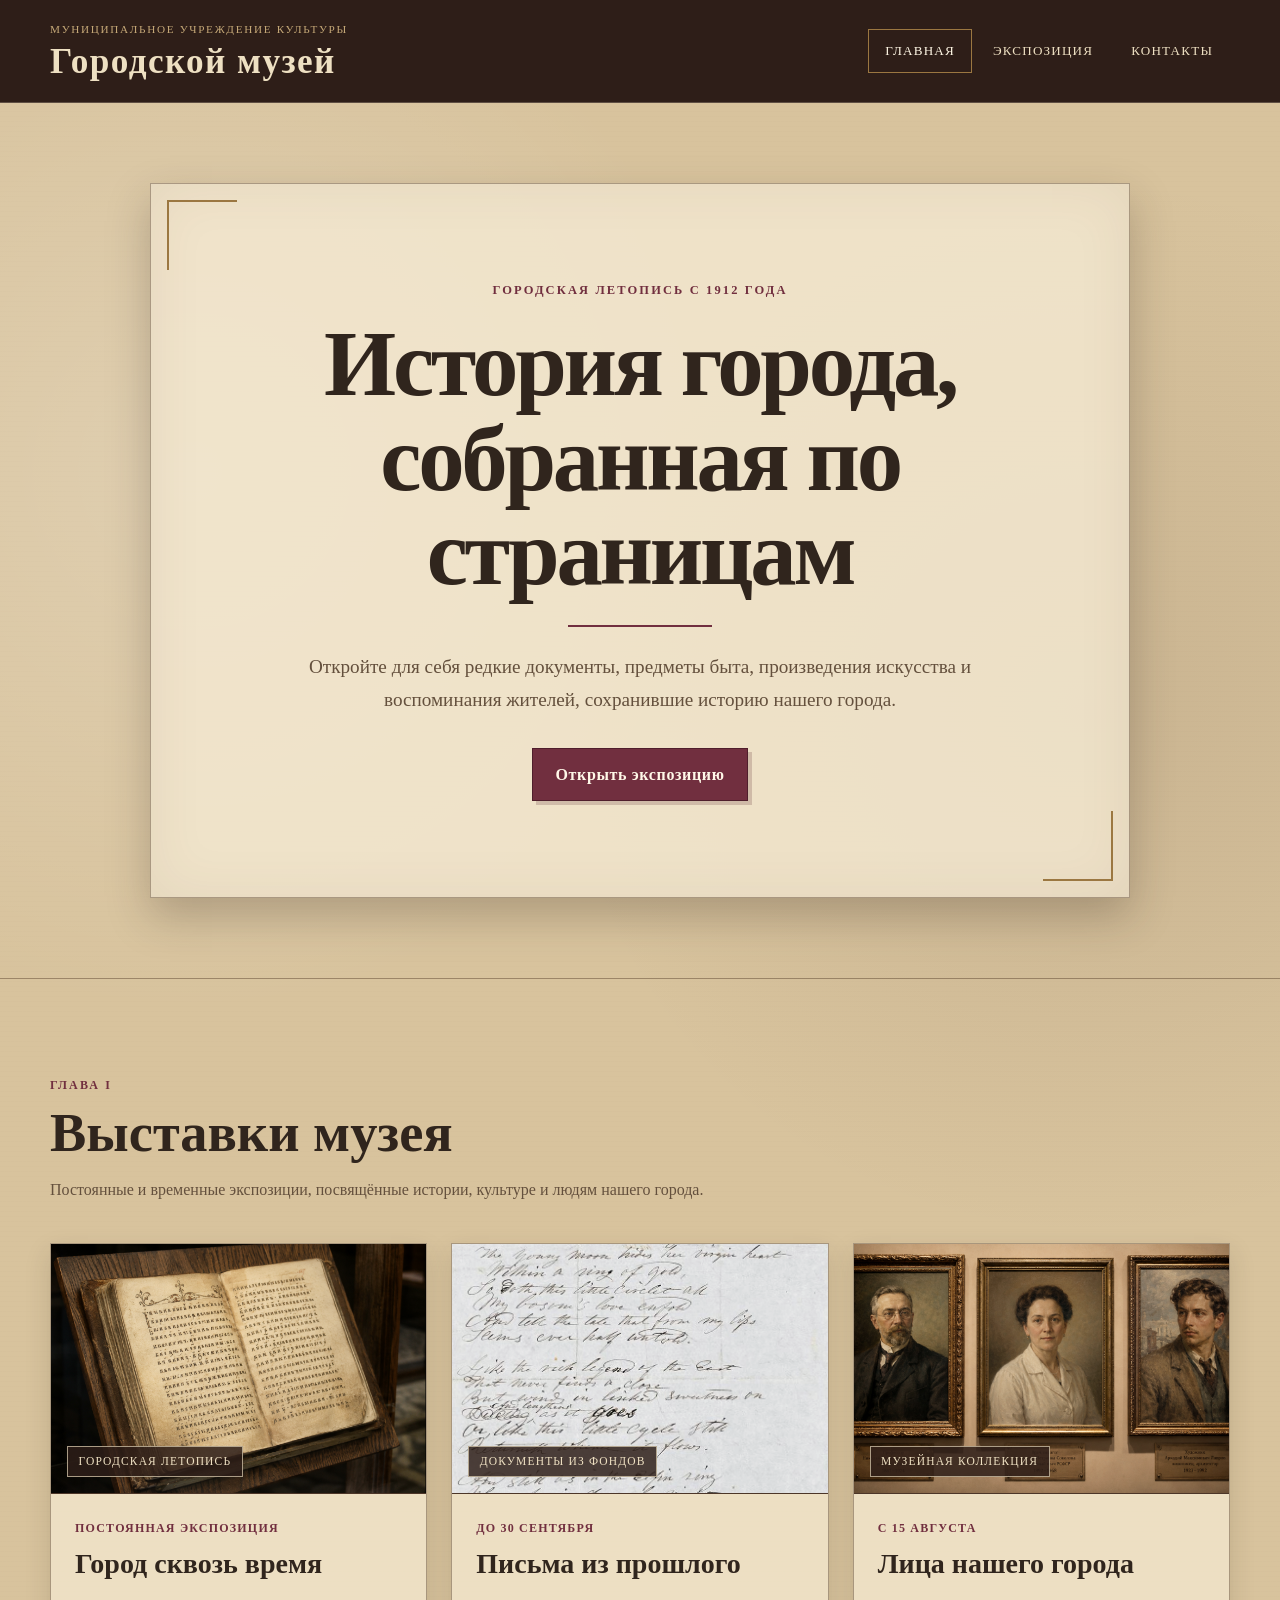
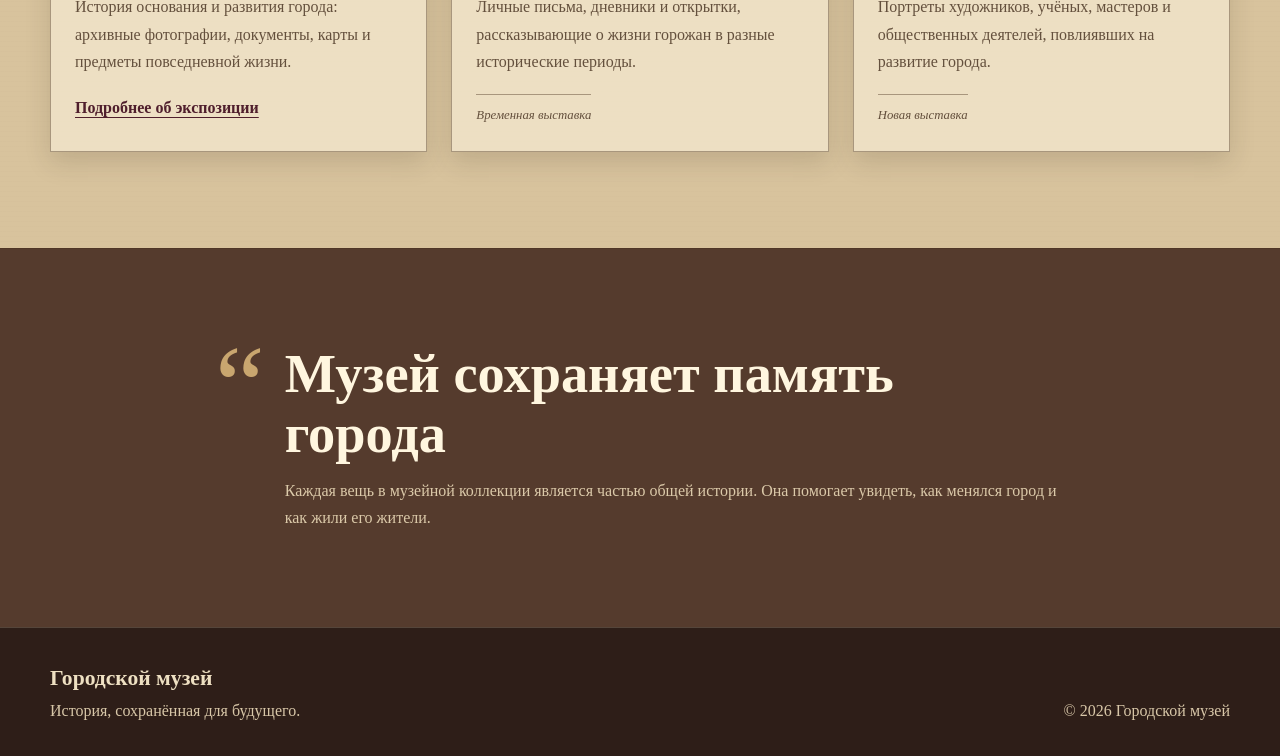
<file: index.html>
<!DOCTYPE html>
<html lang="ru">
<head>
    <meta charset="UTF-8">

    <meta
        name="viewport"
        content="width=device-width, initial-scale=1.0"
    >

    <meta
        name="description"
        content="Городской музей: постоянные экспозиции, временные выставки и история города."
    >

    <title>Городской музей: Главная</title>

    <link rel="stylesheet" href="css/styles.css">
</head>

<body>
    <header class="site-header">
        <div class="container site-header__inner">
            <a class="site-logo" href="index.html">
                <span class="site-logo__small">
                    Муниципальное учреждение культуры
                </span>

                <span class="site-logo__main">
                    Городской музей
                </span>
            </a>

            <nav class="main-nav" aria-label="Основная навигация">
                <ul class="main-nav__list">
                    <li>
                        <a
                            class="main-nav__link main-nav__link--active"
                            href="index.html"
                            aria-current="page"
                        >
                            Главная
                        </a>
                    </li>

                    <li>
                        <a
                            class="main-nav__link"
                            href="exhibition.html"
                        >
                            Экспозиция
                        </a>
                    </li>

                    <li>
                        <a
                            class="main-nav__link"
                            href="contacts.html"
                        >
                            Контакты
                        </a>
                    </li>
                </ul>
            </nav>
        </div>
    </header>

    <main>
        <section class="hero">
            <div class="container">
                <div class="hero__paper">
                    <p class="hero__overline">
                        Городская летопись с 1912 года
                    </p>

                    <h1>
                        История города, собранная по страницам
                    </h1>

                    <p class="hero__text">
                        Откройте для себя редкие документы,
                        предметы быта, произведения искусства
                        и воспоминания жителей, сохранившие
                        историю нашего города.
                    </p>

                    <a class="button" href="exhibition.html">
                        Открыть экспозицию
                    </a>
                </div>
            </div>
        </section>

        <section
            class="section"
            aria-labelledby="exhibitions-title"
        >
            <div class="container">
                <div class="section-heading">
                    <p class="section-heading__number">
                        Глава I
                    </p>

                    <h2 id="exhibitions-title">
                        Выставки музея
                    </h2>

                    <p>
                        Постоянные и временные экспозиции,
                        посвящённые истории, культуре
                        и людям нашего города.
                    </p>
                </div>

                <div class="exhibitions-grid">
                    <article
                        class="exhibition-card exhibition-card--featured"
                    >
                        <figure class="exhibition-card__image">
                            <img
                                src="img/exhibitions/city-archive.png"
                                alt="Старинная городская летопись, раскрытая на деревянной музейной подставке"
                                loading="lazy"
                            >

                            <figcaption>
                                Городская летопись
                            </figcaption>
                        </figure>

                        <div class="exhibition-card__content">
                            <p class="exhibition-card__date">
                                Постоянная экспозиция
                            </p>

                            <h3>
                                Город сквозь время
                            </h3>

                            <p>
                                История основания и развития города:
                                архивные фотографии, документы, карты
                                и предметы повседневной жизни.
                            </p>

                            <a
                                class="text-link"
                                href="exhibition.html"
                            >
                                Подробнее об экспозиции
                            </a>
                        </div>
                    </article>

                    <article class="exhibition-card">
                        <figure class="exhibition-card__image">
                            <img
                                src="img/exhibitions/letters-archive.jpg"
                                alt="Страница старинного рукописного письма из музейного архива"
                                loading="lazy"
                            >

                            <figcaption>
                                Документы из фондов
                            </figcaption>
                        </figure>

                        <div class="exhibition-card__content">
                            <p class="exhibition-card__date">
                                До 30 сентября
                            </p>

                            <h3>
                                Письма из прошлого
                            </h3>

                            <p>
                                Личные письма, дневники и открытки,
                                рассказывающие о жизни горожан
                                в разные исторические периоды.
                            </p>

                            <span class="exhibition-card__label">
                                Временная выставка
                            </span>
                        </div>
                    </article>

                    <article class="exhibition-card">
                        <figure class="exhibition-card__image">
                            <img
                                src="img/exhibitions/city-portraits.png"
                                alt="Три музейных портрета известных жителей города в декоративных рамах"
                                loading="lazy"
                            >

                            <figcaption>
                                Музейная коллекция
                            </figcaption>
                        </figure>

                        <div class="exhibition-card__content">
                            <p class="exhibition-card__date">
                                С 15 августа
                            </p>

                            <h3>
                                Лица нашего города
                            </h3>

                            <p>
                                Портреты художников, учёных,
                                мастеров и общественных деятелей,
                                повлиявших на развитие города.
                            </p>

                            <span class="exhibition-card__label">
                                Новая выставка
                            </span>
                        </div>
                    </article>
                </div>
            </div>
        </section>

        <section class="museum-note">
            <div class="container">
                <div class="museum-note__content">
                    <p
                        class="museum-note__mark"
                        aria-hidden="true"
                    >
                        “
                    </p>

                    <div>
                        <h2>
                            Музей сохраняет память города
                        </h2>

                        <p>
                            Каждая вещь в музейной коллекции
                            является частью общей истории.
                            Она помогает увидеть, как менялся город
                            и как жили его жители.
                        </p>
                    </div>
                </div>
            </div>
        </section>
    </main>

    <footer class="site-footer">
        <div class="container site-footer__inner">
            <div>
                <p class="site-footer__title">
                    Городской музей
                </p>

                <p>
                    История, сохранённая для будущего.
                </p>
            </div>

            <p>
                © 2026 Городской музей
            </p>
        </div>
    </footer>
</body>
</html>
</file>
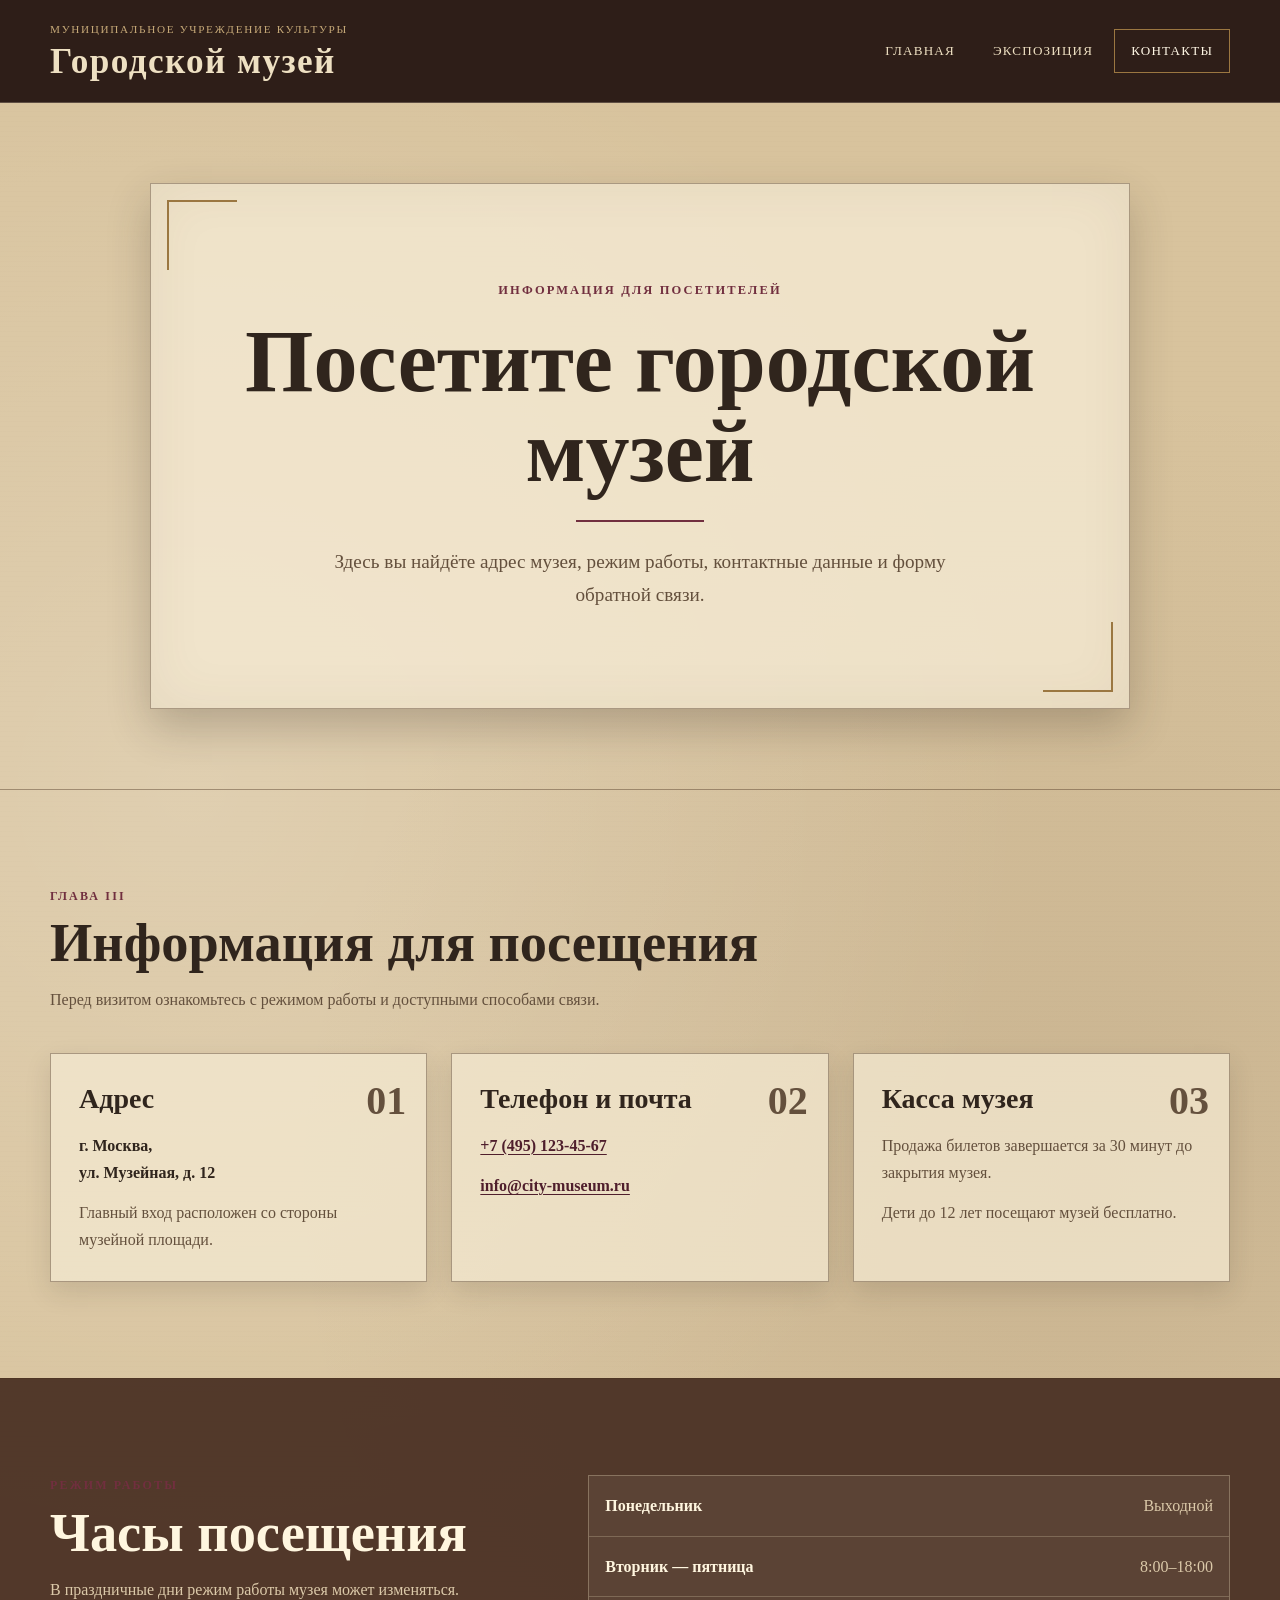
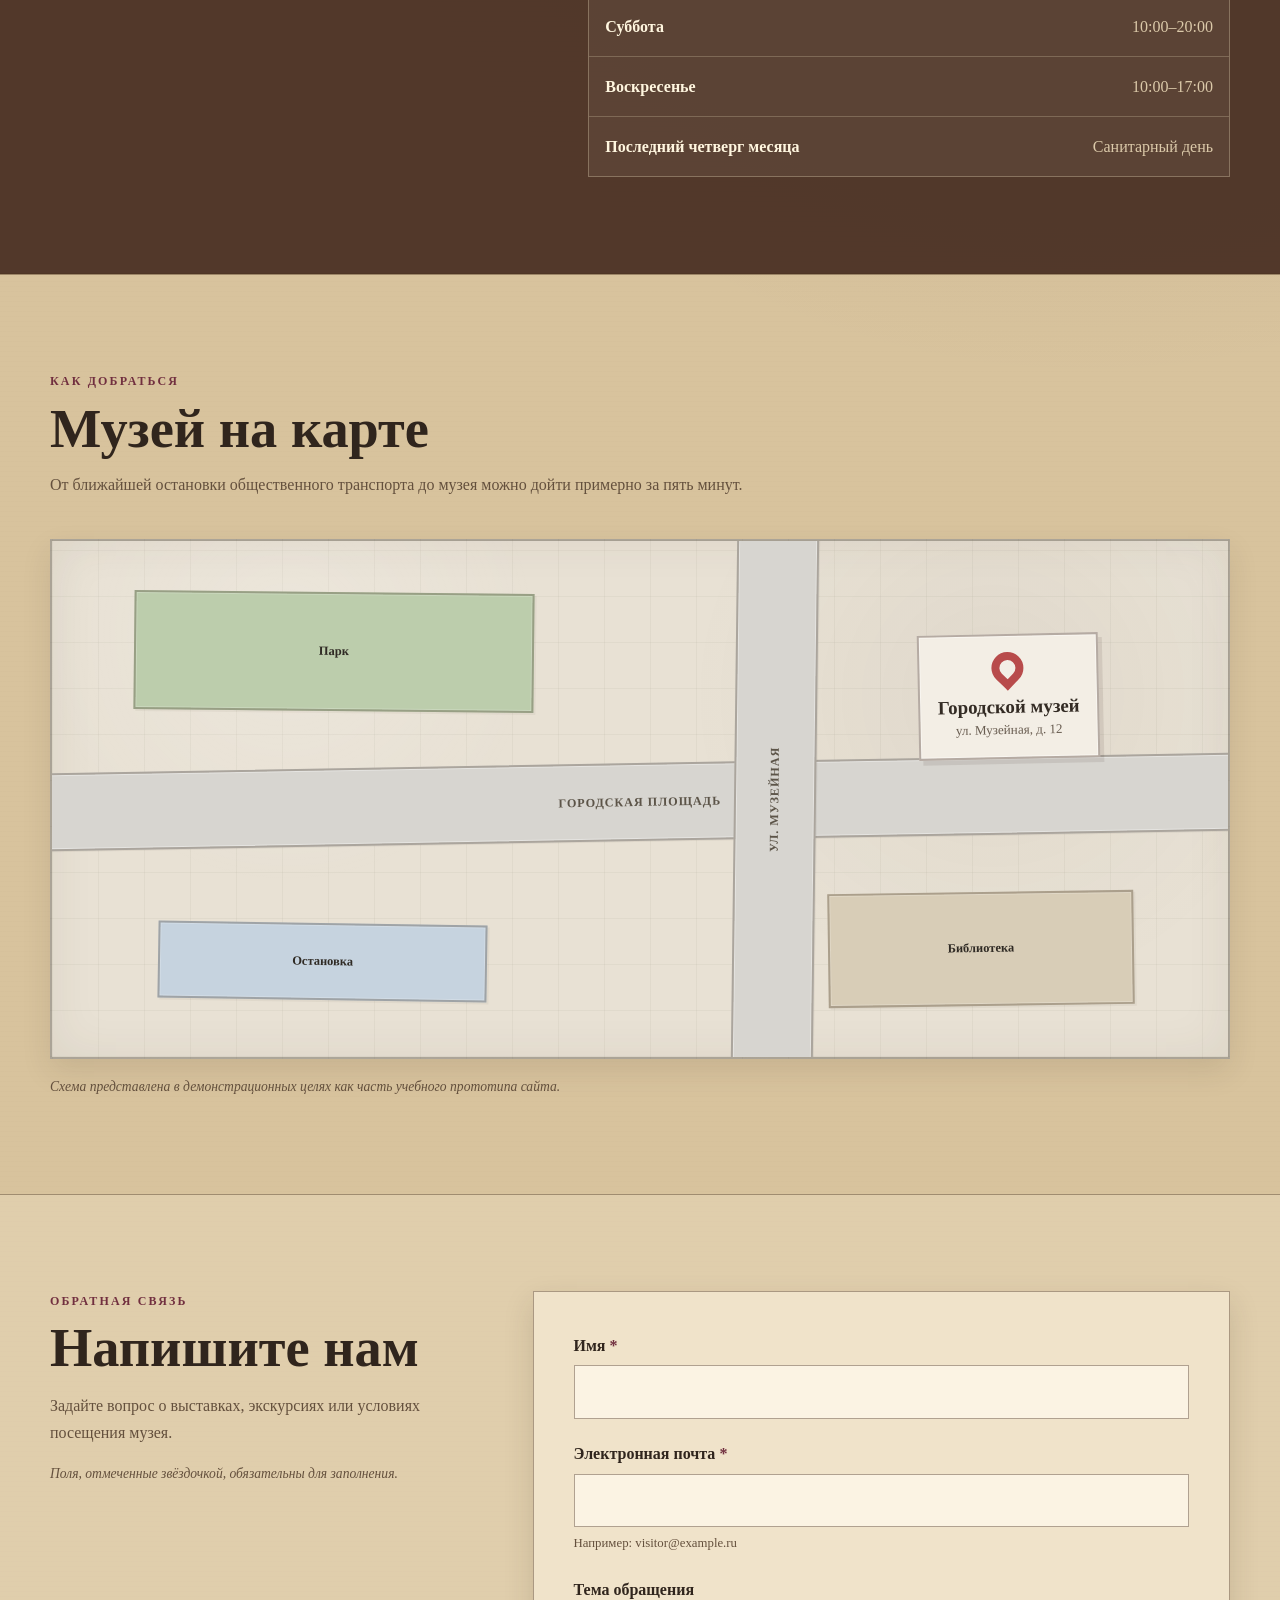
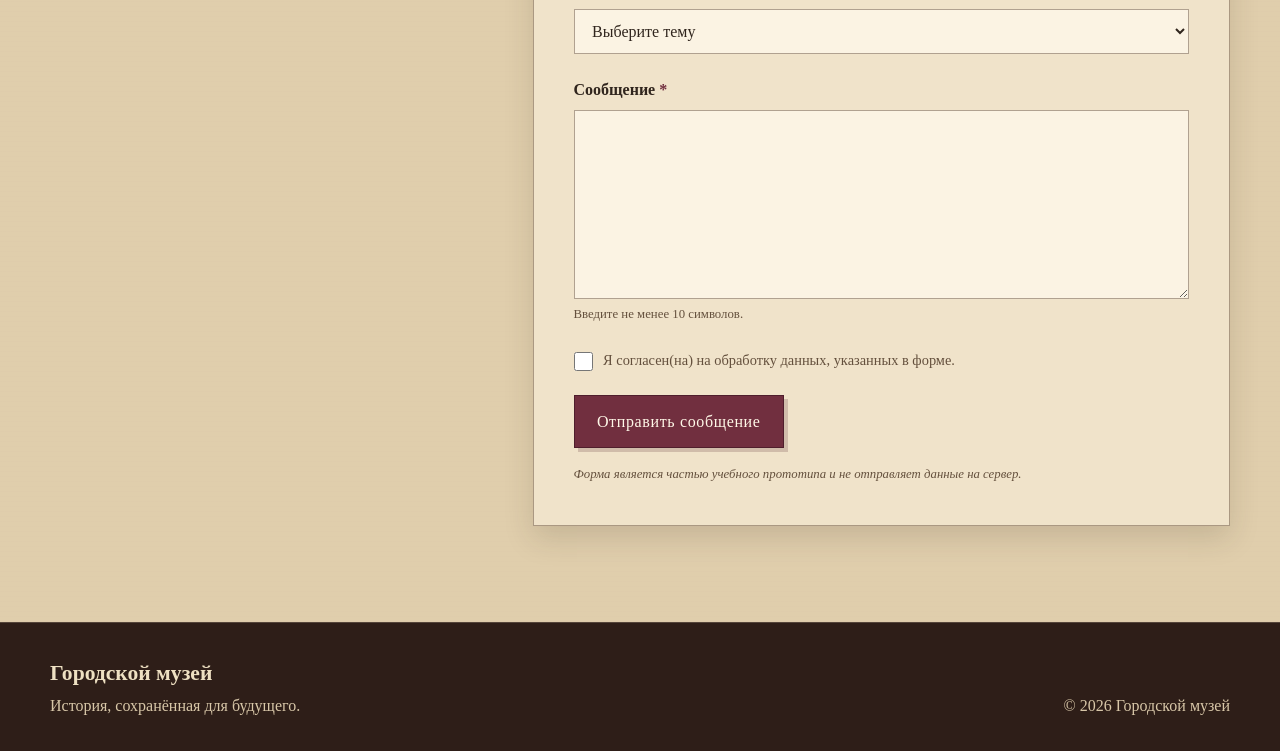
<file: contacts.html>
<!DOCTYPE html>
<html lang="ru">
<head>
    <meta charset="UTF-8">
    <meta name="viewport" content="width=device-width, initial-scale=1.0">

    <meta
        name="description"
        content="Адрес, режим работы, карта и контактная информация городского музея."
    >

    <title>Контакты: Городской музей</title>

    <link rel="stylesheet" href="css/styles.css">
</head>

<body>
    <header class="site-header">
        <div class="container site-header__inner">
            <a class="site-logo" href="index.html">
                <span class="site-logo__small">
                    Муниципальное учреждение культуры
                </span>

                <span class="site-logo__main">
                    Городской музей
                </span>
            </a>

            <nav class="main-nav" aria-label="Основная навигация">
                <ul class="main-nav__list">
                    <li>
                        <a class="main-nav__link" href="index.html">
                            Главная
                        </a>
                    </li>

                    <li>
                        <a class="main-nav__link" href="exhibition.html">
                            Экспозиция
                        </a>
                    </li>

                    <li>
                        <a
                            class="main-nav__link main-nav__link--active"
                            href="contacts.html"
                            aria-current="page"
                        >
                            Контакты
                        </a>
                    </li>
                </ul>
            </nav>
        </div>
    </header>

    <main>
        <section class="contacts-hero">
            <div class="container">
                <div class="contacts-hero__paper">
                    <p class="contacts-hero__chapter">
                        Информация для посетителей
                    </p>

                    <h1>Посетите городской музей</h1>

                    <p>
                        Здесь вы найдёте адрес музея, режим работы,
                        контактные данные и форму обратной связи.
                    </p>
                </div>
            </div>
        </section>

        <section class="section" aria-labelledby="visitor-information-title">
            <div class="container">
                <div class="section-heading">
                    <p class="section-heading__number">Глава III</p>

                    <h2 id="visitor-information-title">
                        Информация для посещения
                    </h2>

                    <p>
                        Перед визитом ознакомьтесь с режимом работы
                        и доступными способами связи.
                    </p>
                </div>

                <div class="contact-information-grid">
                    <article class="contact-information-card">
                        <p class="contact-information-card__number">01</p>

                        <h3>Адрес</h3>

                        <address>
                            г. Москва,<br>
                            ул. Музейная, д. 12
                        </address>

                        <p>
                            Главный вход расположен со стороны
                            музейной площади.
                        </p>
                    </article>

                    <article class="contact-information-card">
                        <p class="contact-information-card__number">02</p>

                        <h3>Телефон и почта</h3>

                        <p>
                            <a href="tel:+74951234567">
                                +7 (495) 123-45-67
                            </a>
                        </p>

                        <p>
                            <a href="mailto:info@city-museum.ru">
                                info@city-museum.ru
                            </a>
                        </p>
                    </article>

                    <article class="contact-information-card">
                        <p class="contact-information-card__number">03</p>

                        <h3>Касса музея</h3>

                        <p>
                            Продажа билетов завершается
                            за 30 минут до закрытия музея.
                        </p>

                        <p>
                            Дети до 12 лет посещают музей бесплатно.
                        </p>
                    </article>
                </div>
            </div>
        </section>

        <section class="opening-hours-section" aria-labelledby="opening-hours-title">
            <div class="container opening-hours-section__grid">
                <div>
                    <p class="section-heading__number">
                        Режим работы
                    </p>

                    <h2 id="opening-hours-title">
                        Часы посещения
                    </h2>

                    <p>
                        В праздничные дни режим работы музея
                        может изменяться.
                    </p>
                </div>

                <div class="opening-hours-table-wrapper">
                    <table class="opening-hours-table">
                        <tbody>
                            <tr>
                                <th scope="row">Понедельник</th>
                                <td>Выходной</td>
                            </tr>

                            <tr>
                                <th scope="row">Вторник — пятница</th>
                                <td>8:00–18:00</td>
                            </tr>

                            <tr>
                                <th scope="row">Суббота</th>
                                <td>10:00–20:00</td>
                            </tr>

                            <tr>
                                <th scope="row">Воскресенье</th>
                                <td>10:00–17:00</td>
                            </tr>

                            <tr>
                                <th scope="row">Последний четверг месяца</th>
                                <td>Санитарный день</td>
                            </tr>
                        </tbody>
                    </table>
                </div>
            </div>
        </section>

        <section class="section map-section" aria-labelledby="map-title">
            <div class="container">
                <div class="section-heading">
                    <p class="section-heading__number">
                        Как добраться
                    </p>

                    <h2 id="map-title">
                        Музей на карте
                    </h2>

                    <p>
                        От ближайшей остановки общественного транспорта
                        до музея можно дойти примерно за пять минут.
                    </p>
                </div>

                <div
                    class="museum-map"
                    role="img"
                    aria-label="Схематичная карта расположения городского музея"
                >
                    <div class="museum-map__street museum-map__street--horizontal">
                        <span>Городская площадь</span>
                    </div>

                    <div class="museum-map__street museum-map__street--vertical">
                        <span>ул. Музейная</span>
                    </div>

                    <div class="museum-map__block museum-map__block--one">
                        Парк
                    </div>

                    <div class="museum-map__block museum-map__block--two">
                        Библиотека
                    </div>

                    <div class="museum-map__block museum-map__block--three">
                        Остановка
                    </div>

                    <div class="museum-map__marker">
                        <span class="museum-map__pin" aria-hidden="true"></span>

                        <strong>Городской музей</strong>

                        <span>ул. Музейная, д. 12</span>
                    </div>
                </div>

                <p class="map-section__note">
                    Схема представлена в демонстрационных целях
                    как часть учебного прототипа сайта.
                </p>
            </div>
        </section>

        <section class="feedback-section" aria-labelledby="feedback-title">
            <div class="container feedback-section__grid">
                <div class="feedback-section__introduction">
                    <p class="section-heading__number">
                        Обратная связь
                    </p>

                    <h2 id="feedback-title">
                        Напишите нам
                    </h2>

                    <p>
                        Задайте вопрос о выставках, экскурсиях
                        или условиях посещения музея.
                    </p>

                    <p class="feedback-section__notice">
                        Поля, отмеченные звёздочкой, обязательны
                        для заполнения.
                    </p>
                </div>

                <form
                    class="contact-form"
                    action="contacts.html"
                    method="get"
                >
                    <div class="form-field">
                        <label for="visitor-name">
                            Имя <span aria-hidden="true">*</span>
                        </label>

                        <input
                            id="visitor-name"
                            name="name"
                            type="text"
                            autocomplete="name"
                            minlength="2"
                            required
                        >
                    </div>

                    <div class="form-field">
                        <label for="visitor-email">
                            Электронная почта
                            <span aria-hidden="true">*</span>
                        </label>

                        <input
                            id="visitor-email"
                            name="email"
                            type="email"
                            autocomplete="email"
                            aria-describedby="email-hint"
                            required
                        >

                        <p class="form-field__hint" id="email-hint">
                            Например: visitor@example.ru
                        </p>
                    </div>

                    <div class="form-field">
                        <label for="message-topic">
                            Тема обращения
                        </label>

                        <select id="message-topic" name="topic">
                            <option value="">
                                Выберите тему
                            </option>

                            <option value="exhibition">
                                Выставки и экспозиции
                            </option>

                            <option value="excursion">
                                Экскурсии
                            </option>

                            <option value="tickets">
                                Билеты
                            </option>

                            <option value="accessibility">
                                Доступность музея
                            </option>

                            <option value="other">
                                Другое
                            </option>
                        </select>
                    </div>

                    <div class="form-field">
                        <label for="visitor-message">
                            Сообщение
                            <span aria-hidden="true">*</span>
                        </label>

                        <textarea
                            id="visitor-message"
                            name="message"
                            rows="6"
                            minlength="10"
                            aria-describedby="message-hint"
                            required
                        ></textarea>

                        <p class="form-field__hint" id="message-hint">
                            Введите не менее 10 символов.
                        </p>
                    </div>

                    <div class="form-consent">
                        <input
                            id="personal-data-consent"
                            name="consent"
                            type="checkbox"
                            required
                        >

                        <label for="personal-data-consent">
                            Я согласен(на) на обработку данных,
                            указанных в форме.
                        </label>
                    </div>

                    <button class="button contact-form__button" type="submit">
                        Отправить сообщение
                    </button>

                    <p class="contact-form__prototype-note">
                        Форма является частью учебного прототипа
                        и не отправляет данные на сервер.
                    </p>
                </form>
            </div>
        </section>
    </main>

    <footer class="site-footer">
        <div class="container site-footer__inner">
            <div>
                <p class="site-footer__title">Городской музей</p>
                <p>История, сохранённая для будущего.</p>
            </div>

            <p>© 2026 Городской музей</p>
        </div>
    </footer>
</body>
</html>
</file>
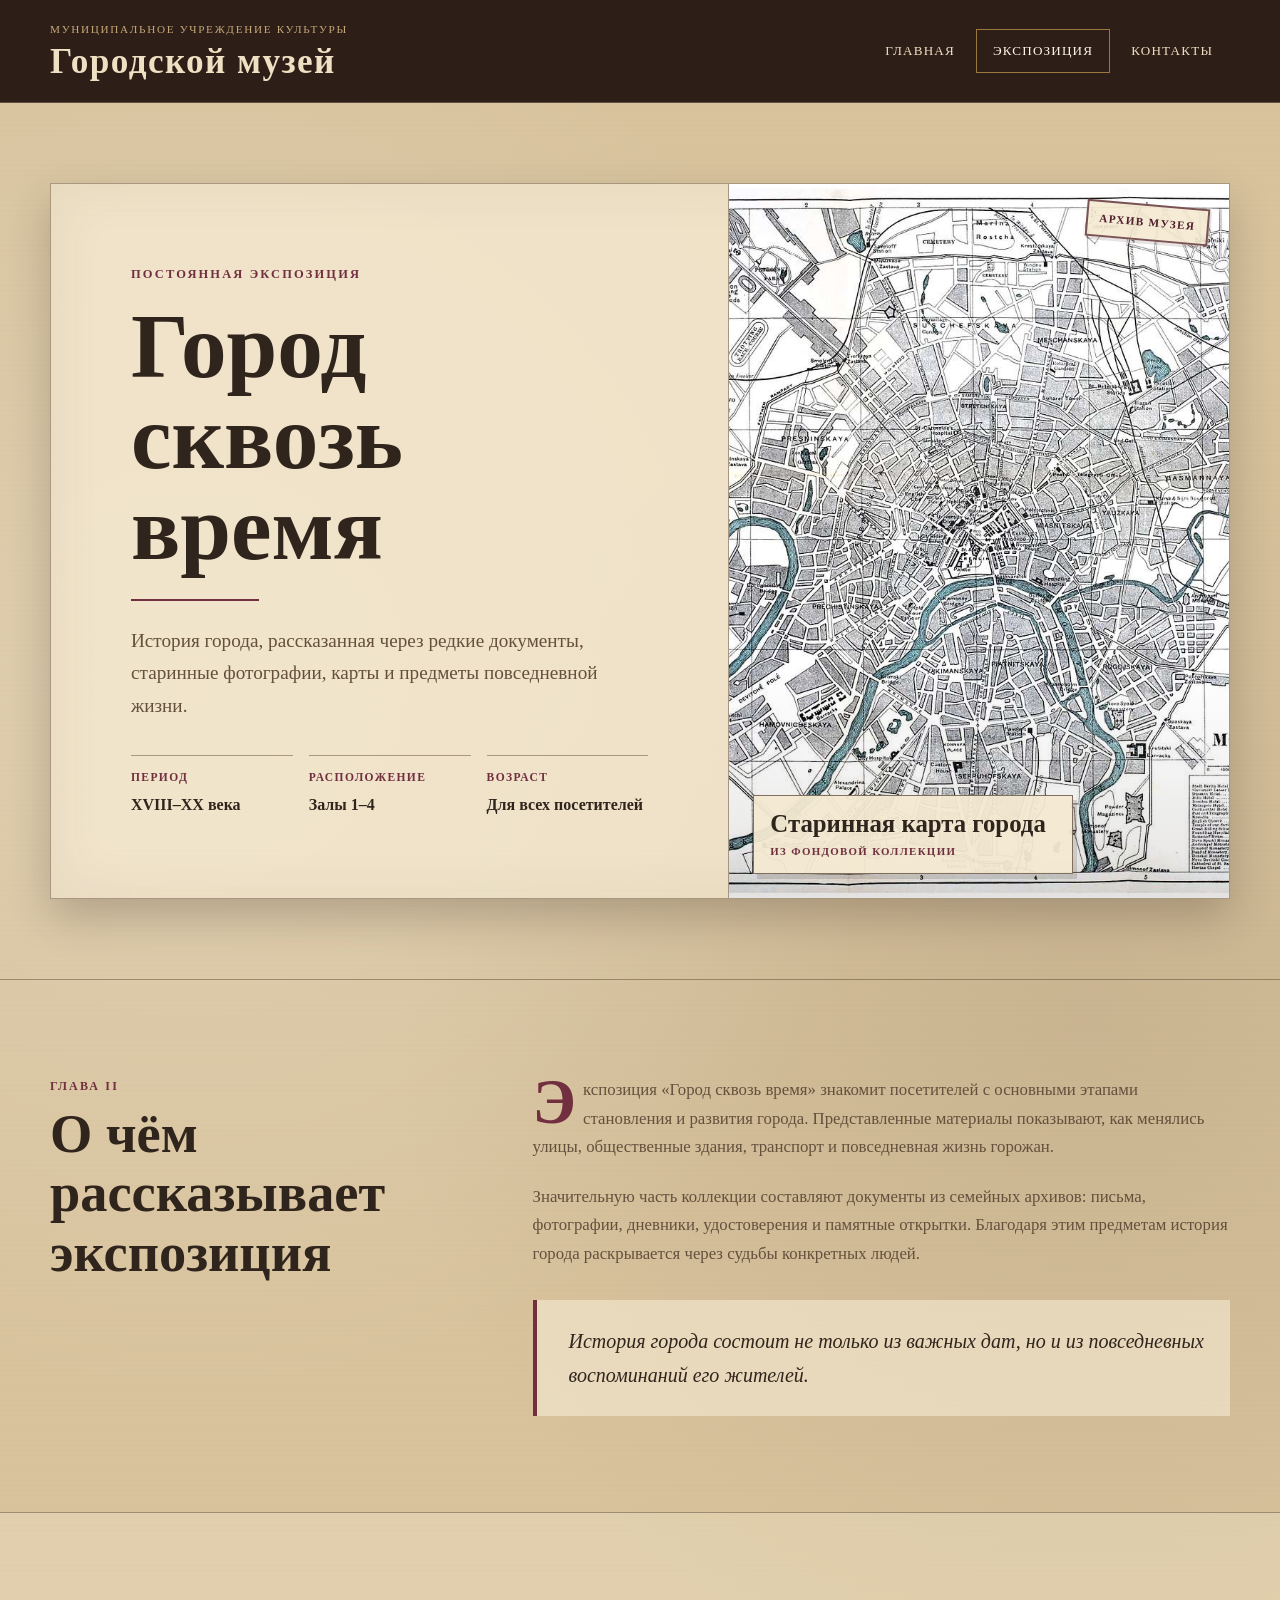
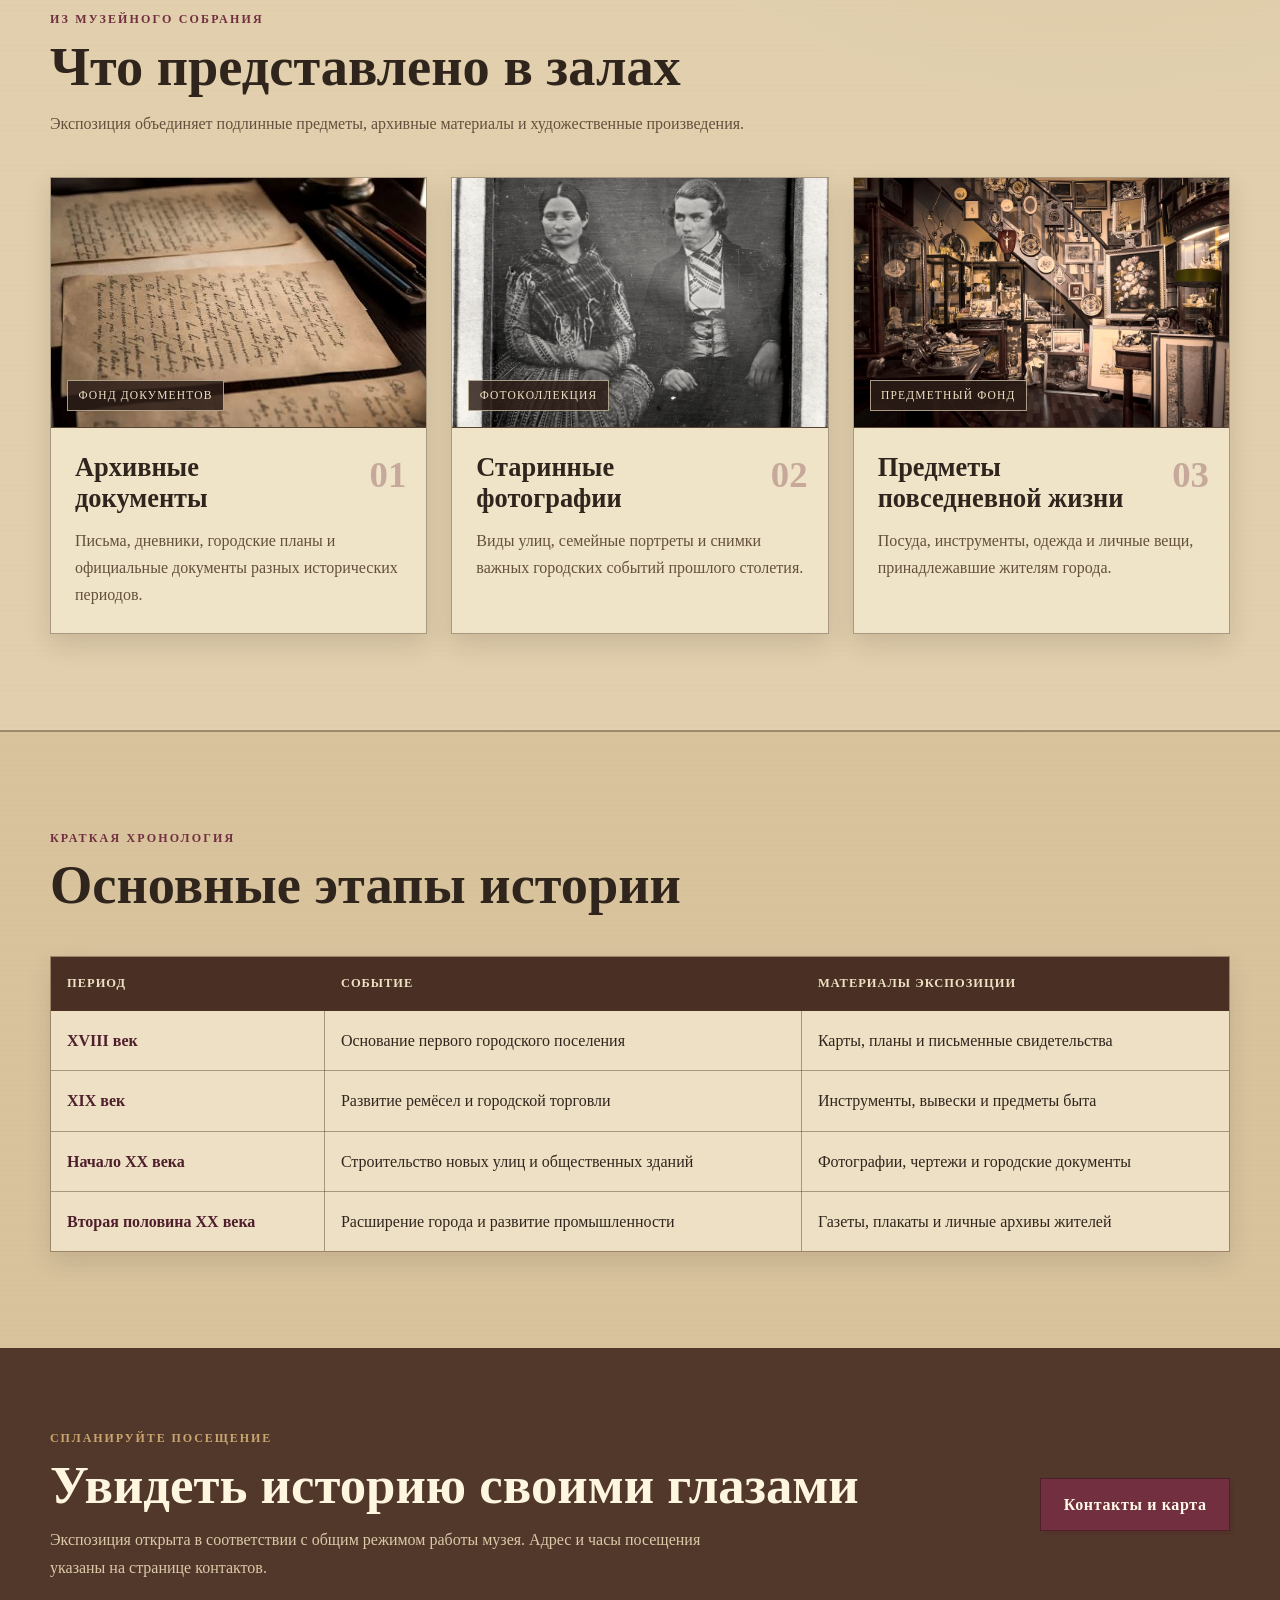
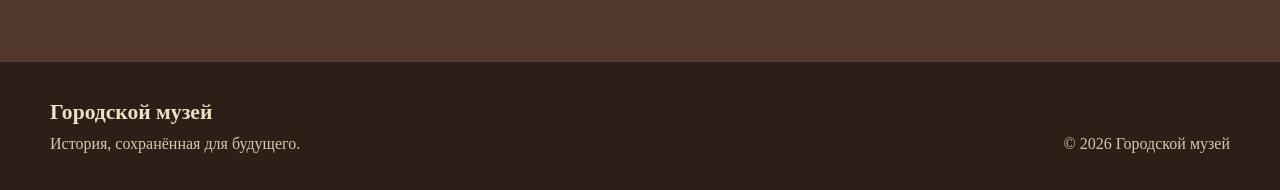
<file: exhibition.html>
<!DOCTYPE html>
<html lang="ru">
<head>
    <meta charset="UTF-8">

    <meta
        name="viewport"
        content="width=device-width, initial-scale=1.0"
    >

    <meta
        name="description"
        content="Постоянная экспозиция «Город сквозь время»: история города, архивные документы, фотографии и музейные предметы."
    >

    <title>Город сквозь время: Городской музей</title>

    <link rel="stylesheet" href="css/styles.css">
</head>

<body>
    <header class="site-header">
        <div class="container site-header__inner">
            <a class="site-logo" href="index.html">
                <span class="site-logo__small">
                    Муниципальное учреждение культуры
                </span>

                <span class="site-logo__main">
                    Городской музей
                </span>
            </a>

            <nav class="main-nav" aria-label="Основная навигация">
                <ul class="main-nav__list">
                    <li>
                        <a
                            class="main-nav__link"
                            href="index.html"
                        >
                            Главная
                        </a>
                    </li>

                    <li>
                        <a
                            class="main-nav__link main-nav__link--active"
                            href="exhibition.html"
                            aria-current="page"
                        >
                            Экспозиция
                        </a>
                    </li>

                    <li>
                        <a
                            class="main-nav__link"
                            href="contacts.html"
                        >
                            Контакты
                        </a>
                    </li>
                </ul>
            </nav>
        </div>
    </header>

    <main>
        <section class="exhibition-hero">
            <div class="container">
                <div class="exhibition-hero__paper">
                    <div class="exhibition-hero__content">
                        <p class="exhibition-hero__chapter">
                            Постоянная экспозиция
                        </p>

                        <h1>
                            Город сквозь время
                        </h1>

                        <p class="exhibition-hero__lead">
                            История города, рассказанная через редкие
                            документы, старинные фотографии, карты
                            и предметы повседневной жизни.
                        </p>

                        <dl class="exhibition-facts">
                            <div class="exhibition-facts__item">
                                <dt>Период</dt>
                                <dd>XVIII–XX века</dd>
                            </div>

                            <div class="exhibition-facts__item">
                                <dt>Расположение</dt>
                                <dd>Залы 1–4</dd>
                            </div>

                            <div class="exhibition-facts__item">
                                <dt>Возраст</dt>
                                <dd>Для всех посетителей</dd>
                            </div>
                        </dl>
                    </div>

                    <figure class="exhibition-hero__visual">
                        <img
                            class="exhibition-hero__image"
                            src="img/exhibitions/old-map.jpg"
                            alt="Старинная историческая карта города из музейной коллекции"
                        >

                        <div class="archive-stamp">
                            Архив музея
                        </div>

                        <figcaption class="exhibition-hero__caption">
                            <strong>
                                Старинная карта города
                            </strong>

                            <span>
                                Из фондовой коллекции
                            </span>
                        </figcaption>
                    </figure>
                </div>
            </div>
        </section>

        <section
            class="section exhibition-description"
            aria-labelledby="about-title"
        >
            <div class="container exhibition-description__grid">
                <div class="section-heading">
                    <p class="section-heading__number">
                        Глава II
                    </p>

                    <h2 id="about-title">
                        О чём рассказывает экспозиция
                    </h2>
                </div>

                <div class="prose">
                    <p>
                        Экспозиция «Город сквозь время» знакомит
                        посетителей с основными этапами становления
                        и развития города. Представленные материалы
                        показывают, как менялись улицы, общественные
                        здания, транспорт и повседневная жизнь горожан.
                    </p>

                    <p>
                        Значительную часть коллекции составляют
                        документы из семейных архивов: письма,
                        фотографии, дневники, удостоверения
                        и памятные открытки. Благодаря этим предметам
                        история города раскрывается через судьбы
                        конкретных людей.
                    </p>

                    <blockquote class="museum-quote">
                        <p>
                            История города состоит не только из важных
                            дат, но и из повседневных воспоминаний
                            его жителей.
                        </p>
                    </blockquote>
                </div>
            </div>
        </section>

        <section
            class="collection-section"
            aria-labelledby="collection-title"
        >
            <div class="container">
                <div class="section-heading">
                    <p class="section-heading__number">
                        Из музейного собрания
                    </p>

                    <h2 id="collection-title">
                        Что представлено в залах
                    </h2>

                    <p>
                        Экспозиция объединяет подлинные предметы,
                        архивные материалы и художественные произведения.
                    </p>
                </div>

                <div class="collection-grid">
                    <article class="collection-card">
                        <figure class="collection-card__visual">
                            <img
                                class="collection-card__image"
                                src="img/exhibitions/archive-documents.jpg"
                                alt="Архивные письма, рукописи и официальные исторические документы"
                                loading="lazy"
                            >

                            <figcaption>
                                Фонд документов
                            </figcaption>
                        </figure>

                        <div class="collection-card__content">
                            <p class="collection-card__number">
                                01
                            </p>

                            <h3>
                                Архивные документы
                            </h3>

                            <p>
                                Письма, дневники, городские планы
                                и официальные документы разных
                                исторических периодов.
                            </p>
                        </div>
                    </article>

                    <article class="collection-card">
                        <figure class="collection-card__visual">
                            <img
                                class="collection-card__image"
                                src="img/exhibitions/historic-photographs.jpg"
                                alt="Старинные чёрно-белые фотографии улиц и жителей города"
                                loading="lazy"
                            >

                            <figcaption>
                                Фотоколлекция
                            </figcaption>
                        </figure>

                        <div class="collection-card__content">
                            <p class="collection-card__number">
                                02
                            </p>

                            <h3>
                                Старинные фотографии
                            </h3>

                            <p>
                                Виды улиц, семейные портреты и снимки
                                важных городских событий прошлого
                                столетия.
                            </p>
                        </div>
                    </article>

                    <article class="collection-card">
                        <figure class="collection-card__visual">
                            <img
                                class="collection-card__image"
                                src="img/exhibitions/everyday-objects.jpg"
                                alt="Исторические предметы быта и личные вещи жителей города"
                                loading="lazy"
                            >

                            <figcaption>
                                Предметный фонд
                            </figcaption>
                        </figure>

                        <div class="collection-card__content">
                            <p class="collection-card__number">
                                03
                            </p>

                            <h3>
                                Предметы повседневной жизни
                            </h3>

                            <p>
                                Посуда, инструменты, одежда
                                и личные вещи, принадлежавшие
                                жителям города.
                            </p>
                        </div>
                    </article>
                </div>
            </div>
        </section>

        <section
            class="section chronology-section"
            aria-labelledby="chronology-title"
        >
            <div class="container">
                <div class="section-heading">
                    <p class="section-heading__number">
                        Краткая хронология
                    </p>

                    <h2 id="chronology-title">
                        Основные этапы истории
                    </h2>
                </div>

                <div class="table-wrapper">
                    <table class="chronology-table">
                        <thead>
                            <tr>
                                <th scope="col">
                                    Период
                                </th>

                                <th scope="col">
                                    Событие
                                </th>

                                <th scope="col">
                                    Материалы экспозиции
                                </th>
                            </tr>
                        </thead>

                        <tbody>
                            <tr>
                                <th scope="row">
                                    XVIII век
                                </th>

                                <td>
                                    Основание первого городского поселения
                                </td>

                                <td>
                                    Карты, планы и письменные свидетельства
                                </td>
                            </tr>

                            <tr>
                                <th scope="row">
                                    XIX век
                                </th>

                                <td>
                                    Развитие ремёсел и городской торговли
                                </td>

                                <td>
                                    Инструменты, вывески и предметы быта
                                </td>
                            </tr>

                            <tr>
                                <th scope="row">
                                    Начало XX века
                                </th>

                                <td>
                                    Строительство новых улиц
                                    и общественных зданий
                                </td>

                                <td>
                                    Фотографии, чертежи
                                    и городские документы
                                </td>
                            </tr>

                            <tr>
                                <th scope="row">
                                    Вторая половина XX века
                                </th>

                                <td>
                                    Расширение города
                                    и развитие промышленности
                                </td>

                                <td>
                                    Газеты, плакаты
                                    и личные архивы жителей
                                </td>
                            </tr>
                        </tbody>
                    </table>
                </div>
            </div>
        </section>

        <section class="visit-callout">
            <div class="container">
                <div class="visit-callout__content">
                    <div>
                        <p class="visit-callout__eyebrow">
                            Спланируйте посещение
                        </p>

                        <h2>
                            Увидеть историю своими глазами
                        </h2>

                        <p>
                            Экспозиция открыта в соответствии
                            с общим режимом работы музея.
                            Адрес и часы посещения указаны
                            на странице контактов.
                        </p>
                    </div>

                    <a
                        class="button"
                        href="contacts.html"
                    >
                        Контакты и карта
                    </a>
                </div>
            </div>
        </section>
    </main>

    <footer class="site-footer">
        <div class="container site-footer__inner">
            <div>
                <p class="site-footer__title">
                    Городской музей
                </p>

                <p>
                    История, сохранённая для будущего.
                </p>
            </div>

            <p>
                © 2026 Городской музей
            </p>
        </div>
    </footer>
</body>
</html>
</file>
<file: css/styles.css>
/* Базовые настройки */
:root {
    --paper: #d8c39d;
    --paper-light: #eee0c2;
    --paper-pale: #f5ead2;
    --paper-dark: #b99a68;
    --ink: #30251d;
    --ink-soft: #64503d;
    --brown: #4a3024;
    --brown-dark: #2e1e18;
    --burgundy: #712f3f;
    --burgundy-dark: #4f1e2c;
    --gold: #9b7741;
    --line: rgba(72, 48, 30, 0.42);
    --font-heading: "Palatino Linotype", "Book Antiqua", Palatino, serif;
    --font-body: Georgia, "Times New Roman", serif;
    --content-width: 1180px;
}
*,
*::before,
*::after {
    box-sizing: border-box;
}
html { scroll-behavior: smooth; }
body {
    min-height: 100vh;
    margin: 0;
    color: var(--ink);
    background-color: var(--paper);
    background-image: radial-gradient( circle at 15% 20%, rgba(255, 255, 255, 0.2), transparent 25% ), radial-gradient( circle at 85% 30%, rgba(74, 48, 36, 0.1), transparent 27% ), repeating-linear-gradient( 0deg, transparent 0, transparent 4px, rgba(80, 53, 31, 0.025) 5px );
    font-family: var(--font-body);
    font-size: 1rem;
    line-height: 1.7;
}
img { display: block; max-width: 100%; }
a { color: inherit; }
.container { width: min(100% - 2rem, var(--content-width)); margin-inline: auto; }

/* Шапка и меню */
.site-header {
    border-bottom: 1px solid rgba(238, 224, 194, 0.25);
    background-color: var(--brown-dark);
    color: var(--paper-light);
}
.site-header__inner {
    display: flex;
    flex-direction: column;
    align-items: center;
    gap: 1.25rem;
    padding-block: 1.25rem;
}
.site-logo {
    display: flex;
    flex-direction: column;
    align-items: center;
    color: var(--paper-light);
    text-align: center;
    text-decoration: none;
}
.site-logo__small {
    margin-bottom: 0.25rem;
    color: #c6a978;
    font-size: 0.7rem;
    letter-spacing: 0.15em;
    text-transform: uppercase;
}
.site-logo__main {
    font-family: var(--font-heading);
    font-size: clamp(1.65rem, 5vw, 2.2rem);
    font-weight: 700;
    letter-spacing: 0.04em;
    line-height: 1.1;
}
.main-nav__list {
    display: flex;
    flex-wrap: wrap;
    justify-content: center;
    gap: 0.25rem;
    margin: 0;
    padding: 0;
    list-style: none;
}
.main-nav__link {
    display: inline-flex;
    min-height: 44px;
    align-items: center;
    justify-content: center;
    padding: 0.55rem 0.85rem;
    border: 1px solid transparent;
    color: var(--paper-light);
    font-size: 0.82rem;
    letter-spacing: 0.09em;
    text-decoration: none;
    text-transform: uppercase;
}
.main-nav__link:hover { border-color: rgba(238, 224, 194, 0.4); background-color: rgba(255, 255, 255, 0.05); }
.main-nav__link--active { border-color: var(--gold); color: #fff7e5; }
a:focus-visible { outline: 3px solid #f3d79d; outline-offset: 4px; }

/* Главная */
.hero { padding-block: clamp(2rem, 7vw, 5rem); }
.hero__paper {
    position: relative;
    max-width: 980px;
    margin-inline: auto;
    padding: clamp(2.5rem, 8vw, 6rem) clamp(1.5rem, 7vw, 5rem);
    border: 1px solid var(--line);
    background-color: rgba(245, 234, 210, 0.82);
    box-shadow: 0 18px 40px rgba(48, 37, 29, 0.25), inset 0 0 55px rgba(101, 70, 40, 0.08);
    text-align: center;
}
.hero__paper::before,
.hero__paper::after {
    position: absolute;
    width: 70px;
    height: 70px;
    content: "";
}
.hero__paper::before {
    top: 16px;
    left: 16px;
    border-top: 2px solid var(--gold);
    border-left: 2px solid var(--gold);
}
.hero__paper::after {
    right: 16px;
    bottom: 16px;
    border-right: 2px solid var(--gold);
    border-bottom: 2px solid var(--gold);
}
.hero__overline {
    margin: 0 0 1rem;
    color: var(--burgundy);
    font-size: 0.78rem;
    font-weight: 700;
    letter-spacing: 0.17em;
    text-transform: uppercase;
}
.hero h1 {
    max-width: 820px;
    margin: 0 auto 1.5rem;
    font-family: var(--font-heading);
    font-size: clamp(2.5rem, 9vw, 5.8rem);
    font-weight: 700;
    letter-spacing: -0.035em;
    line-height: 1.02;
}
.hero h1::after {
    display: block;
    width: 9rem;
    height: 2px;
    margin: 1.5rem auto 0;
    background-color: var(--burgundy);
    content: "";
}
.hero__text {
    max-width: 670px;
    margin: 0 auto 2rem;
    color: var(--ink-soft);
    font-size: clamp(1rem, 2.5vw, 1.2rem);
}
.button {
    display: inline-flex;
    min-height: 48px;
    align-items: center;
    justify-content: center;
    padding: 0.75rem 1.4rem;
    border: 1px solid var(--burgundy-dark);
    background-color: var(--burgundy);
    color: #fff8e8;
    box-shadow: 4px 4px 0 rgba(79, 30, 44, 0.2);
    font-weight: 700;
    letter-spacing: 0.04em;
    text-decoration: none;
}
.button:hover { background-color: var(--burgundy-dark); transform: translateY(-1px); }
.section { padding-block: clamp(3.5rem, 8vw, 6rem); border-top: 1px solid var(--line); }
.section-heading { max-width: 720px; margin-bottom: 2.5rem; }
.section-heading__number {
    margin: 0 0 0.5rem;
    color: var(--burgundy);
    font-size: 0.75rem;
    font-weight: 700;
    letter-spacing: 0.18em;
    text-transform: uppercase;
}
.section-heading h2,
.museum-note h2 {
    margin: 0 0 0.75rem;
    font-family: var(--font-heading);
    font-size: clamp(2rem, 6vw, 3.4rem);
    line-height: 1.1;
}
.section-heading > p:last-child { margin: 0; color: var(--ink-soft); }
.exhibitions-grid {
    display: grid;
    grid-template-columns: 1fr;
    gap: 1.5rem;
}
.exhibition-card {
    overflow: hidden;
    border: 1px solid var(--line);
    background-color: rgba(245, 234, 210, 0.72);
    box-shadow: 0 10px 24px rgba(48, 37, 29, 0.15);
}
.exhibition-card__content { padding: 1.5rem; }
.exhibition-card__date {
    margin: 0 0 0.55rem;
    color: var(--burgundy);
    font-size: 0.75rem;
    font-weight: 700;
    letter-spacing: 0.1em;
    text-transform: uppercase;
}
.exhibition-card h3 {
    margin: 0 0 0.8rem;
    font-family: var(--font-heading);
    font-size: 1.75rem;
    line-height: 1.2;
}
.exhibition-card__content > p:not(.exhibition-card__date) { margin: 0 0 1.2rem; color: var(--ink-soft); }
.text-link {
    color: var(--burgundy-dark);
    font-weight: 700;
    text-underline-offset: 0.25rem;
}
.text-link:hover { color: var(--burgundy); }
.exhibition-card__label {
    display: inline-block;
    padding-top: 0.6rem;
    border-top: 1px solid var(--line);
    color: var(--ink-soft);
    font-size: 0.8rem;
    font-style: italic;
}
.museum-note {
    padding-block: clamp(3rem, 8vw, 6rem);
    border-top: 1px solid var(--line);
    background-color: rgba(74, 48, 36, 0.92);
    color: var(--paper-light);
}
.museum-note__content {
    display: grid;
    grid-template-columns: auto 1fr;
    gap: 1.25rem;
    max-width: 850px;
    margin-inline: auto;
}
.museum-note__mark {
    margin: -0.25rem 0 0;
    color: #c9a66f;
    font-family: var(--font-heading);
    font-size: clamp(4rem, 10vw, 7rem);
    line-height: 0.8;
}
.museum-note h2 { color: #fff6df; }
.museum-note__content div p { margin: 0; color: #dbc9a9; }

/* Подвал */
.site-footer {
    padding-block: 2rem;
    border-top: 1px solid rgba(238, 224, 194, 0.2);
    background-color: var(--brown-dark);
    color: #d8c7a8;
}
.site-footer__inner {
    display: flex;
    flex-direction: column;
    gap: 1rem;
}
.site-footer p { margin: 0; }
.site-footer__title {
    color: var(--paper-light);
    font-family: var(--font-heading);
    font-size: 1.35rem;
    font-weight: 700;
}
@media (min-width: 700px) {
    .exhibitions-grid { grid-template-columns: repeat(2, minmax(0, 1fr)); }
    .exhibition-card--featured {
        grid-column: 1 / -1;
        display: grid;
        grid-template-columns: 1.15fr 1fr;
    }
    .site-footer__inner {
        flex-direction: row;
        align-items: flex-end;
        justify-content: space-between;
    }
}
@media (min-width: 900px) {
    .site-header__inner { flex-direction: row; justify-content: space-between; }
    .site-logo { align-items: flex-start; text-align: left; }
    .main-nav__list { justify-content: flex-end; }
    .main-nav__link { padding-inline: 1rem; }
    .exhibitions-grid { grid-template-columns: repeat(3, minmax(0, 1fr)); }
    .exhibition-card--featured { grid-column: auto; display: block; }
}

/* Печать */
@media print {
    body { background: #ffffff; color: #000000; }
    .site-header,
    .site-footer,
    .button {
        display: none;
    }
    .hero,
    .section,
    .museum-note {
        padding-block: 1rem;
        background: #ffffff;
        color: #000000;
    }
    .hero__paper,
    .exhibition-card {
        border: 1px solid #000000;
        box-shadow: none;
        background: #ffffff;
    }
}

/* Страница экспозиции */
.exhibition-hero { padding-block: clamp(2rem, 7vw, 5rem); }
.exhibition-hero__paper {
    overflow: hidden;
    border: 1px solid var(--line);
    background-color: rgba(245, 234, 210, 0.8);
    box-shadow: 0 18px 40px rgba(48, 37, 29, 0.24), inset 0 0 55px rgba(101, 70, 40, 0.07);
}
.exhibition-hero__content { padding: clamp(2rem, 7vw, 5rem); }
.exhibition-hero__chapter {
    margin: 0 0 1rem;
    color: var(--burgundy);
    font-size: 0.78rem;
    font-weight: 700;
    letter-spacing: 0.17em;
    text-transform: uppercase;
}
.exhibition-hero h1 {
    max-width: 720px;
    margin: 0 0 1.5rem;
    font-family: var(--font-heading);
    font-size: clamp(2.7rem, 9vw, 5.7rem);
    line-height: 1;
}
.exhibition-hero h1::after {
    display: block;
    width: 8rem;
    height: 2px;
    margin-top: 1.5rem;
    background-color: var(--burgundy);
    content: "";
}
.exhibition-hero__lead {
    max-width: 690px;
    margin: 0 0 2rem;
    color: var(--ink-soft);
    font-size: clamp(1rem, 2.5vw, 1.2rem);
}
.exhibition-facts {
    display: grid;
    grid-template-columns: 1fr;
    gap: 1rem;
    margin: 0;
}
.exhibition-facts__item { padding-top: 0.8rem; border-top: 1px solid var(--line); }
.exhibition-facts dt {
    margin-bottom: 0.2rem;
    color: var(--burgundy);
    font-size: 0.72rem;
    font-weight: 700;
    letter-spacing: 0.12em;
    text-transform: uppercase;
}
.exhibition-facts dd { margin: 0; font-weight: 700; }
.archive-stamp {
    position: absolute;
    top: 1.5rem;
    right: 1.5rem;
    padding: 0.45rem 0.7rem;
    border: 2px solid rgba(238, 224, 194, 0.62);
    transform: rotate(5deg);
    font-size: 0.7rem;
    font-weight: 700;
    letter-spacing: 0.12em;
    text-transform: uppercase;
}
.exhibition-description__grid {
    display: grid;
    grid-template-columns: 1fr;
    gap: 1.5rem;
}
.prose { max-width: 760px; }
.prose > p {
    margin-top: 0;
    margin-bottom: 1.3rem;
    color: var(--ink-soft);
    font-size: 1.05rem;
}
.prose > p:first-child::first-letter {
    float: left;
    margin-right: 0.45rem;
    color: var(--burgundy);
    font-family: var(--font-heading);
    font-size: 4rem;
    font-weight: 700;
    line-height: 0.82;
}
.museum-quote {
    position: relative;
    margin: 2rem 0 0;
    padding: 1.5rem 1.5rem 1.5rem 2rem;
    border-left: 4px solid var(--burgundy);
    background-color: rgba(245, 234, 210, 0.62);
}
.museum-quote p {
    margin: 0;
    color: var(--ink);
    font-family: var(--font-heading);
    font-size: 1.25rem;
    font-style: italic;
}
.collection-section {
    padding-block: clamp(3.5rem, 8vw, 6rem);
    border-top: 1px solid var(--line);
    border-bottom: 1px solid var(--line);
    background-color: rgba(245, 234, 210, 0.3);
}
.collection-grid {
    display: grid;
    grid-template-columns: 1fr;
    gap: 1.5rem;
}
.collection-card {
    overflow: hidden;
    border: 1px solid var(--line);
    background-color: rgba(245, 234, 210, 0.75);
    box-shadow: 0 10px 24px rgba(48, 37, 29, 0.14);
}
.collection-card__content { position: relative; padding: 1.5rem; }
.collection-card__number {
    position: absolute;
    top: 1rem;
    right: 1.25rem;
    margin: 0;
    color: rgba(113, 47, 63, 0.32);
    font-family: var(--font-heading);
    font-size: 2.3rem;
    font-weight: 700;
}
.collection-card h3 {
    max-width: 80%;
    margin: 0 0 0.75rem;
    font-family: var(--font-heading);
    font-size: 1.65rem;
    line-height: 1.2;
}
.collection-card__content > p:last-child { margin: 0; color: var(--ink-soft); }
.table-wrapper {
    overflow-x: auto;
    border: 1px solid var(--line);
    box-shadow: 0 10px 24px rgba(48, 37, 29, 0.12);
}
.chronology-table {
    width: 100%;
    min-width: 720px;
    border-collapse: collapse;
    background-color: rgba(245, 234, 210, 0.76);
}
.chronology-table th,
.chronology-table td {
    padding: 1rem;
    border-right: 1px solid var(--line);
    border-bottom: 1px solid var(--line);
    text-align: left;
    vertical-align: top;
}
.chronology-table th:last-child,
.chronology-table td:last-child {
    border-right: 0;
}
.chronology-table tbody tr:last-child th,
.chronology-table tbody tr:last-child td {
    border-bottom: 0;
}
.chronology-table thead { background-color: var(--brown); color: var(--paper-light); }
.chronology-table thead th {
    font-size: 0.78rem;
    letter-spacing: 0.08em;
    text-transform: uppercase;
}
.chronology-table tbody th { color: var(--burgundy-dark); font-family: var(--font-heading); }
.visit-callout {
    padding-block: clamp(3rem, 8vw, 5rem);
    background-color: rgba(74, 48, 36, 0.94);
    color: var(--paper-light);
}
.visit-callout__content {
    display: flex;
    flex-direction: column;
    align-items: flex-start;
    gap: 1.5rem;
}
.visit-callout__eyebrow {
    margin: 0 0 0.5rem;
    color: #c9a66f;
    font-size: 0.75rem;
    font-weight: 700;
    letter-spacing: 0.16em;
    text-transform: uppercase;
}
.visit-callout h2 {
    margin: 0 0 0.75rem;
    color: #fff6df;
    font-family: var(--font-heading);
    font-size: clamp(2rem, 6vw, 3.3rem);
    line-height: 1.1;
}
.visit-callout p:not(.visit-callout__eyebrow) {
    max-width: 700px;
    margin: 0;
    color: #dbc9a9;
}
@media (min-width: 650px) {
    .exhibition-facts { grid-template-columns: repeat(3, minmax(0, 1fr)); }
    .collection-grid { grid-template-columns: repeat(2, minmax(0, 1fr)); }
    .collection-card:last-child { grid-column: 1 / -1; }
}
@media (min-width: 900px) {
    .exhibition-hero__paper { display: grid; grid-template-columns: 1.15fr 0.85fr; }
    .exhibition-description__grid { grid-template-columns: minmax(260px, 0.75fr) 1.25fr; gap: 4rem; }
    .collection-grid { grid-template-columns: repeat(3, minmax(0, 1fr)); }
    .collection-card:last-child { grid-column: auto; }
    .visit-callout__content {
        flex-direction: row;
        align-items: center;
        justify-content: space-between;
    }
    .visit-callout .button { flex-shrink: 0; }
}

/* Контакты */
.contacts-hero { padding-block: clamp(2rem, 7vw, 5rem); }
.contacts-hero__paper {
    position: relative;
    max-width: 980px;
    margin-inline: auto;
    padding: clamp(2.5rem, 8vw, 6rem) clamp(1.5rem, 7vw, 5rem);
    border: 1px solid var(--line);
    background-color: rgba(245, 234, 210, 0.82);
    box-shadow: 0 18px 40px rgba(48, 37, 29, 0.24), inset 0 0 55px rgba(101, 70, 40, 0.07);
    text-align: center;
}
.contacts-hero__paper::before,
.contacts-hero__paper::after {
    position: absolute;
    width: 70px;
    height: 70px;
    content: "";
}
.contacts-hero__paper::before {
    top: 16px;
    left: 16px;
    border-top: 2px solid var(--gold);
    border-left: 2px solid var(--gold);
}
.contacts-hero__paper::after {
    right: 16px;
    bottom: 16px;
    border-right: 2px solid var(--gold);
    border-bottom: 2px solid var(--gold);
}
.contacts-hero__chapter {
    margin: 0 0 1rem;
    color: var(--burgundy);
    font-size: 0.78rem;
    font-weight: 700;
    letter-spacing: 0.17em;
    text-transform: uppercase;
}
.contacts-hero h1 {
    max-width: 790px;
    margin: 0 auto 1.5rem;
    font-family: var(--font-heading);
    font-size: clamp(2.6rem, 9vw, 5.5rem);
    line-height: 1.02;
}
.contacts-hero h1::after {
    display: block;
    width: 8rem;
    height: 2px;
    margin: 1.5rem auto 0;
    background-color: var(--burgundy);
    content: "";
}
.contacts-hero__paper > p:last-child {
    max-width: 650px;
    margin: 0 auto;
    color: var(--ink-soft);
    font-size: clamp(1rem, 2.5vw, 1.2rem);
}
.contact-information-grid {
    display: grid;
    grid-template-columns: 1fr;
    gap: 1.5rem;
}
.contact-information-card {
    position: relative;
    padding: 1.75rem;
    border: 1px solid var(--line);
    background-color: rgba(245, 234, 210, 0.74);
    box-shadow: 0 10px 24px rgba(48, 37, 29, 0.13);
}
.contact-information-card__number {
    position: absolute;
    top: 0.8rem;
    right: 1.25rem;
    margin: 0;
    color: rgba(113, 47, 63, 0.28);
    font-family: var(--font-heading);
    font-size: 2.5rem;
    font-weight: 700;
}
.contact-information-card h3 {
    max-width: 75%;
    margin: 0 0 1rem;
    font-family: var(--font-heading);
    font-size: 1.75rem;
    line-height: 1.2;
}
.contact-information-card p,
.contact-information-card address {
    margin: 0 0 0.8rem;
    color: var(--ink-soft);
}
.contact-information-card p:last-child { margin-bottom: 0; }
.contact-information-card address {
    color: var(--ink);
    font-style: normal;
    font-weight: 700;
}
.contact-information-card a {
    color: var(--burgundy-dark);
    font-weight: 700;
    text-underline-offset: 0.2rem;
}
.contact-information-card a:hover { color: var(--burgundy); }
.opening-hours-section {
    padding-block: clamp(3.5rem, 8vw, 6rem);
    border-top: 1px solid var(--line);
    border-bottom: 1px solid var(--line);
    background-color: rgba(74, 48, 36, 0.94);
    color: var(--paper-light);
}
.opening-hours-section__grid {
    display: grid;
    grid-template-columns: 1fr;
    gap: 2rem;
}
.opening-hours-section h2 {
    margin: 0 0 0.75rem;
    color: #fff6df;
    font-family: var(--font-heading);
    font-size: clamp(2rem, 6vw, 3.4rem);
    line-height: 1.1;
}
.opening-hours-section__grid > div:first-child > p:last-child {
    max-width: 500px;
    margin: 0;
    color: #dbc9a9;
}
.opening-hours-table-wrapper { overflow-x: auto; border: 1px solid rgba(238, 224, 194, 0.35); }
.opening-hours-table {
    width: 100%;
    min-width: 470px;
    border-collapse: collapse;
    background-color: rgba(245, 234, 210, 0.06);
}
.opening-hours-table th,
.opening-hours-table td {
    padding: 1rem;
    border-bottom: 1px solid rgba(238, 224, 194, 0.24);
    text-align: left;
}
.opening-hours-table tr:last-child th,
.opening-hours-table tr:last-child td {
    border-bottom: 0;
}
.opening-hours-table th { color: #fff6df; font-family: var(--font-heading); }
.opening-hours-table td { color: #dbc9a9; text-align: right; }
.museum-map {
    position: relative;
    min-height: 520px;
    overflow: hidden;
    border: 2px solid rgba(71, 63, 52, 0.38);
    background-color: #e8e1d4;
    background-image: radial-gradient( circle at 20% 18%, rgba(255, 255, 255, 0.16), transparent 24% ), radial-gradient( circle at 80% 30%, rgba(90, 78, 60, 0.06), transparent 30% ), repeating-linear-gradient( 0deg, rgba(82, 72, 56, 0.05) 0, rgba(82, 72, 56, 0.05) 1px, transparent 1px, transparent 46px ), repeating-linear-gradient( 90deg, rgba(82, 72, 56, 0.05) 0, rgba(82, 72, 56, 0.05) 1px, transparent 1px, transparent 46px );
    box-shadow: 0 12px 28px rgba(48, 37, 29, 0.10), inset 0 0 45px rgba(74, 58, 37, 0.08);
}
.museum-map__street {
    position: absolute;
    display: flex;
    align-items: center;
    justify-content: center;
    border: 2px solid rgba(91, 81, 68, 0.36);
    background-color: #d7d5d0;
    color: #5c5448;
    box-shadow: inset 0 0 0 1px rgba(255, 255, 255, 0.35), 1px 1px 0 rgba(93, 85, 72, 0.08);
    font-size: 0.76rem;
    font-weight: 700;
    letter-spacing: 0.08em;
    text-transform: uppercase;
}
.museum-map__street--horizontal {
    top: 43%;
    right: -1%;
    left: -1%;
    height: 78px;
    transform: rotate(-1deg);
}
.museum-map__street--vertical {
    top: -1%;
    bottom: -1%;
    left: 58%;
    width: 82px;
    transform: rotate(0.7deg);
}
.museum-map__street--vertical span { transform: rotate(-90deg); white-space: nowrap; }
.museum-map__block {
    position: absolute;
    display: flex;
    align-items: center;
    justify-content: center;
    padding: 0.75rem;
    border: 2px solid rgba(82, 72, 58, 0.34);
    color: #2f2a24;
    box-shadow: inset 0 0 0 1px rgba(255, 255, 255, 0.20), 2px 2px 0 rgba(84, 72, 60, 0.06);
    font-size: 0.78rem;
    font-weight: 700;
    text-align: center;
}
.museum-map__block--one {
    top: 10%;
    left: 7%;
    width: 34%;
    height: 23%;
    background-color: #bccdac;
    transform: rotate(0.6deg);
}
.museum-map__block--two {
    right: 8%;
    bottom: 10%;
    width: 26%;
    height: 22%;
    background-color: #d8cdb7;
    transform: rotate(-0.8deg);
}
.museum-map__block--three {
    bottom: 11%;
    left: 9%;
    width: 28%;
    height: 15%;
    background-color: #c6d3df;
    transform: rotate(0.9deg);
}
.museum-map__marker {
    position: absolute;
    z-index: 2;
    top: 18%;
    right: 11%;
    display: flex;
    max-width: 215px;
    flex-direction: column;
    align-items: center;
    padding: 1rem 1.1rem;
    border: 2px solid rgba(96, 76, 72, 0.42);
    background-color: #f3eee5;
    box-shadow: 4px 5px 0 rgba(86, 67, 61, 0.12), inset 0 0 0 1px rgba(255, 255, 255, 0.45);
    text-align: center;
    transform: rotate(-1.2deg);
}
.museum-map__pin {
    position: relative;
    width: 32px;
    height: 32px;
    margin-bottom: 0.75rem;
    border: 8px solid #b84b4b;
    border-radius: 50% 50% 50% 0;
    transform: rotate(-45deg);
}
.museum-map__pin::after {
    position: absolute;
    top: 50%;
    left: 50%;
    width: 6px;
    height: 6px;
    border-radius: 50%;
    background-color: #f3eee5;
    transform: translate(-50%, -50%);
    content: "";
}
.museum-map__marker strong {
    color: #332b24;
    font-family: var(--font-heading);
    font-size: 1.18rem;
    line-height: 1.2;
}
.museum-map__marker > span:last-child { color: #685c50; font-size: 0.82rem; }
.map-section__note {
    margin: 1rem 0 0;
    color: var(--ink-soft);
    font-size: 0.85rem;
    font-style: italic;
}
.feedback-section {
    padding-block: clamp(3.5rem, 8vw, 6rem);
    border-top: 1px solid var(--line);
    background-color: rgba(245, 234, 210, 0.28);
}
.feedback-section__grid {
    display: grid;
    grid-template-columns: 1fr;
    gap: 2rem;
}
.feedback-section__introduction h2 {
    margin: 0 0 0.8rem;
    font-family: var(--font-heading);
    font-size: clamp(2rem, 6vw, 3.4rem);
    line-height: 1.1;
}
.feedback-section__introduction > p:not(.section-heading__number) {
    max-width: 550px;
    margin: 0 0 1rem;
    color: var(--ink-soft);
}
.feedback-section__notice { font-size: 0.85rem; font-style: italic; }
.contact-form {
    padding: clamp(1.5rem, 5vw, 2.5rem);
    border: 1px solid var(--line);
    background-color: rgba(245, 234, 210, 0.78);
    box-shadow: 0 12px 28px rgba(48, 37, 29, 0.15);
}
.form-field { margin-bottom: 1.35rem; }
.form-field label {
    display: block;
    margin-bottom: 0.4rem;
    color: var(--ink);
    font-weight: 700;
}
.form-field label span { color: var(--burgundy); }
.form-field input,
.form-field select,
.form-field textarea {
    display: block;
    width: 100%;
    padding: 0.75rem 0.85rem;
    border: 1px solid var(--line);
    border-radius: 0;
    background-color: rgba(255, 250, 237, 0.72);
    color: var(--ink);
    font: inherit;
}
.form-field textarea { min-height: 150px; resize: vertical; }
.form-field input:hover,
.form-field select:hover,
.form-field textarea:hover {
    border-color: var(--gold);
}
.form-field input:focus-visible,
.form-field select:focus-visible,
.form-field textarea:focus-visible,
.form-consent input:focus-visible,
.contact-form button:focus-visible {
    outline: 3px solid var(--burgundy);
    outline-offset: 3px;
}
.form-field__hint {
    margin: 0.35rem 0 0;
    color: var(--ink-soft);
    font-size: 0.8rem;
}
.form-consent {
    display: grid;
    grid-template-columns: auto 1fr;
    gap: 0.65rem;
    margin-bottom: 1.4rem;
}
.form-consent input {
    width: 1.2rem;
    height: 1.2rem;
    margin: 0.25rem 0 0;
    accent-color: var(--burgundy);
}
.form-consent label { color: var(--ink-soft); font-size: 0.9rem; }
.contact-form__button {
    border-radius: 0;
    cursor: pointer;
    font: inherit;
}
.contact-form__prototype-note {
    margin: 1rem 0 0;
    color: var(--ink-soft);
    font-size: 0.8rem;
    font-style: italic;
}
@media (min-width: 700px) {
    .contact-information-grid { grid-template-columns: repeat(2, minmax(0, 1fr)); }
    .contact-information-card:last-child { grid-column: 1 / -1; }
}
@media (min-width: 900px) {
    .contact-information-grid { grid-template-columns: repeat(3, minmax(0, 1fr)); }
    .contact-information-card:last-child { grid-column: auto; }
    .opening-hours-section__grid {
        grid-template-columns: 0.85fr 1.15fr;
        align-items: start;
        gap: 4rem;
    }
    .feedback-section__grid {
        grid-template-columns: 0.75fr 1.25fr;
        align-items: start;
        gap: 4rem;
    }
}
@media (max-width: 520px) {
    .museum-map { min-height: 400px; }
    .museum-map__marker {
        top: 12%;
        right: 5%;
        max-width: 155px;
        padding: 0.8rem;
    }
    .museum-map__block--one { width: 42%; }
    .opening-hours-table th,
    .opening-hours-table td {
        padding: 0.8rem;
    }
}

/* Фотографии на главной */
figure.exhibition-card__image {
    position: relative;
    display: block;
    width: 100%;
    height: 250px;
    min-height: 0;
    margin: 0;
    padding: 0;
    overflow: hidden;
    border-bottom: 1px solid var(--line);
    background-color: #4f3b30;
}
figure.exhibition-card__image img {
    display: block;
    width: 100%;
    height: 100%;
    object-fit: cover;
    object-position: center;
    filter: sepia(0.08) saturate(0.9) contrast(1.02);
}
figure.exhibition-card__image figcaption {
    position: absolute;
    z-index: 2;
    bottom: 1rem;
    left: 1rem;
    display: block;
    max-width: calc(100% - 2rem);
    margin: 0;
    padding: 0.4rem 0.65rem;
    border: 1px solid rgba(238, 224, 194, 0.65);
    background-color: rgba(46, 30, 24, 0.84);
    color: var(--paper-light);
    font-size: 0.72rem;
    line-height: 1.4;
    letter-spacing: 0.1em;
    text-transform: uppercase;
}
@media (min-width: 700px) and (max-width: 899px) {
    .exhibition-card--featured figure.exhibition-card__image {
        height: 100%;
        min-height: 320px;
        border-right: 1px solid var(--line);
        border-bottom: 0;
    }
}
@media (max-width: 699px) {
    figure.exhibition-card__image { height: 220px; }
}

/* Фотографии экспозиции */
figure.collection-card__visual {
    position: relative;
    display: block;
    width: 100%;
    height: 250px;
    min-height: 0;
    margin: 0;
    padding: 0;
    overflow: hidden;
    border-bottom: 1px solid var(--line);
    background-color: #665044;
}
.collection-card__image {
    display: block;
    width: 100%;
    height: 100%;
    object-fit: cover;
    object-position: center;
    filter: sepia(0.08) saturate(0.9) contrast(1.03);
    transition: transform 0.35s ease, filter 0.35s ease;
}
.collection-card:hover .collection-card__image {
    transform: scale(1.025);
    filter: sepia(0.03) saturate(1) contrast(1.04);
}
figure.collection-card__visual figcaption {
    position: absolute;
    z-index: 2;
    bottom: 1rem;
    left: 1rem;
    display: block;
    max-width: calc(100% - 2rem);
    margin: 0;
    padding: 0.4rem 0.65rem;
    border: 1px solid rgba(238, 224, 194, 0.65);
    background-color: rgba(46, 30, 24, 0.84);
    color: var(--paper-light);
    font-size: 0.72rem;
    line-height: 1.4;
    letter-spacing: 0.1em;
    text-transform: uppercase;
}
@media (max-width: 699px) {
    figure.collection-card__visual { height: 220px; }
}

/* Старинная карта */
figure.exhibition-hero__visual {
    position: relative;
    display: block;
    min-height: 340px;
    margin: 0;
    padding: 0;
    overflow: hidden;
    border-top: 1px solid var(--line);
    background-color: #e8dfcc;
}
.exhibition-hero__image {
    display: block;
    width: 100%;
    height: 100%;
    min-height: 340px;
    object-fit: cover;
    object-position: center;
    filter: none;
    opacity: 1;
}
figure.exhibition-hero__visual::after {
    position: absolute;
    inset: 0;
    z-index: 1;
    background: linear-gradient( to bottom, transparent 0%, transparent 68%, rgba(35, 25, 18, 0.12) 100% );
    pointer-events: none;
    content: "";
}
figure.exhibition-hero__visual .archive-stamp {
    z-index: 3;
    top: 1.25rem;
    right: 1.25rem;
    padding: 0.45rem 0.7rem;
    border: 2px solid rgba(91, 45, 54, 0.8);
    background-color: rgba(245, 234, 210, 0.9);
    color: var(--burgundy-dark);
    box-shadow: 2px 3px 0 rgba(57, 39, 28, 0.12);
}
.exhibition-hero__caption {
    position: absolute;
    z-index: 3;
    right: auto;
    bottom: 1.5rem;
    left: 1.5rem;
    display: flex;
    flex-direction: column;
    align-items: flex-start;
    color: var(--ink);
    text-align: left;
    width: min(320px, calc(100% - 3rem));
    padding: 0.85rem 1rem;
    border: 1px solid rgba(69, 48, 34, 0.65);
    background-color: rgba(245, 234, 210, 0.94);
    box-shadow: 4px 5px 0 rgba(57, 39, 28, 0.16);
}
.exhibition-hero__caption strong {
    font-family: var(--font-heading);
    font-size: clamp(1.15rem, 2.2vw, 1.55rem);
    line-height: 1.15;
    color: var(--ink);
}
.exhibition-hero__caption span {
    margin-top: 0.4rem;
    font-size: 0.68rem;
    letter-spacing: 0.12em;
    text-transform: uppercase;
    color: var(--burgundy);
    font-weight: 700;
    line-height: 1.4;
}
@media (min-width: 900px) {
    figure.exhibition-hero__visual {
        min-height: 100%;
        border-top: 0;
        border-left: 1px solid var(--line);
    }
    .exhibition-hero__image {
        position: absolute;
        inset: 0;
        width: 100%;
        height: 100%;
        min-height: 100%;
    }
}
@media (max-width: 699px) {
    .exhibition-hero__caption {
        right: 1rem;
        bottom: 1rem;
        left: 1rem;
        width: auto;
        padding: 0.75rem 0.85rem;
    }
    figure.exhibition-hero__visual .archive-stamp { top: 1rem; right: 1rem; }
}
</file>
